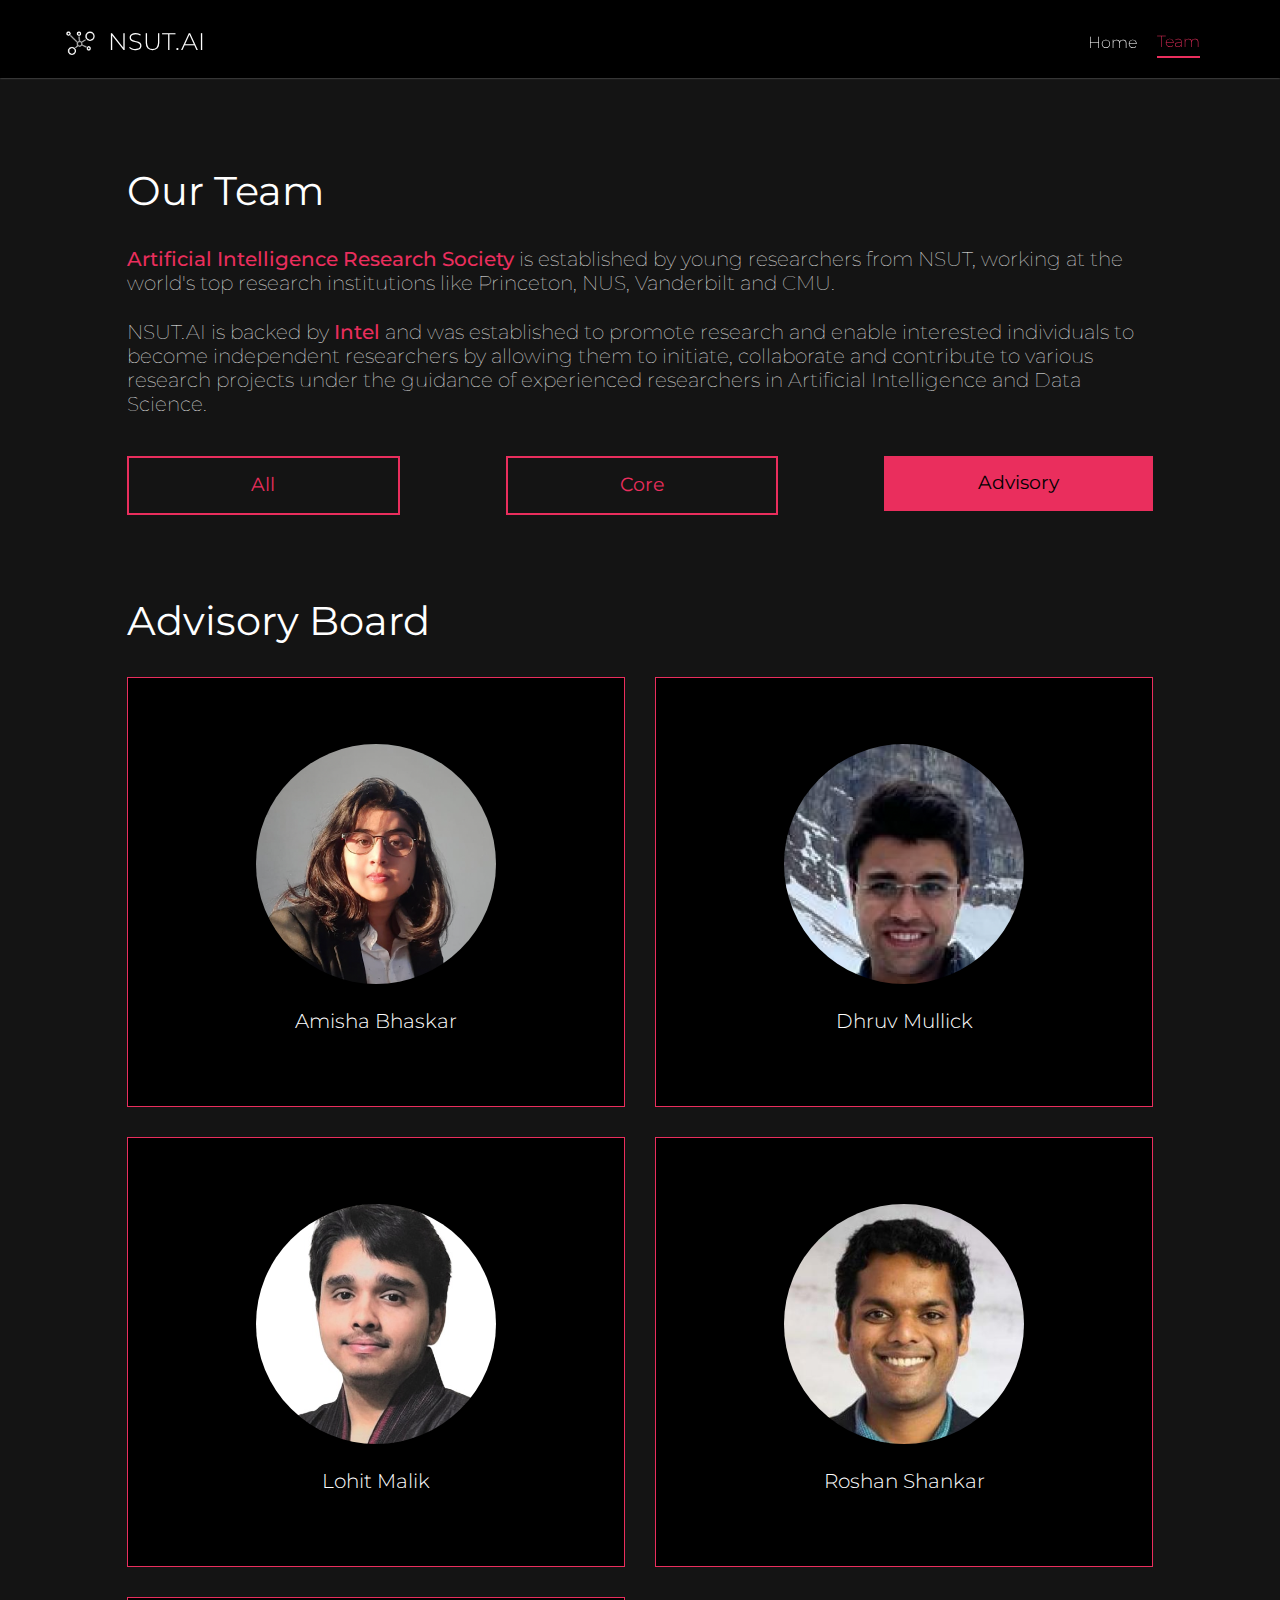
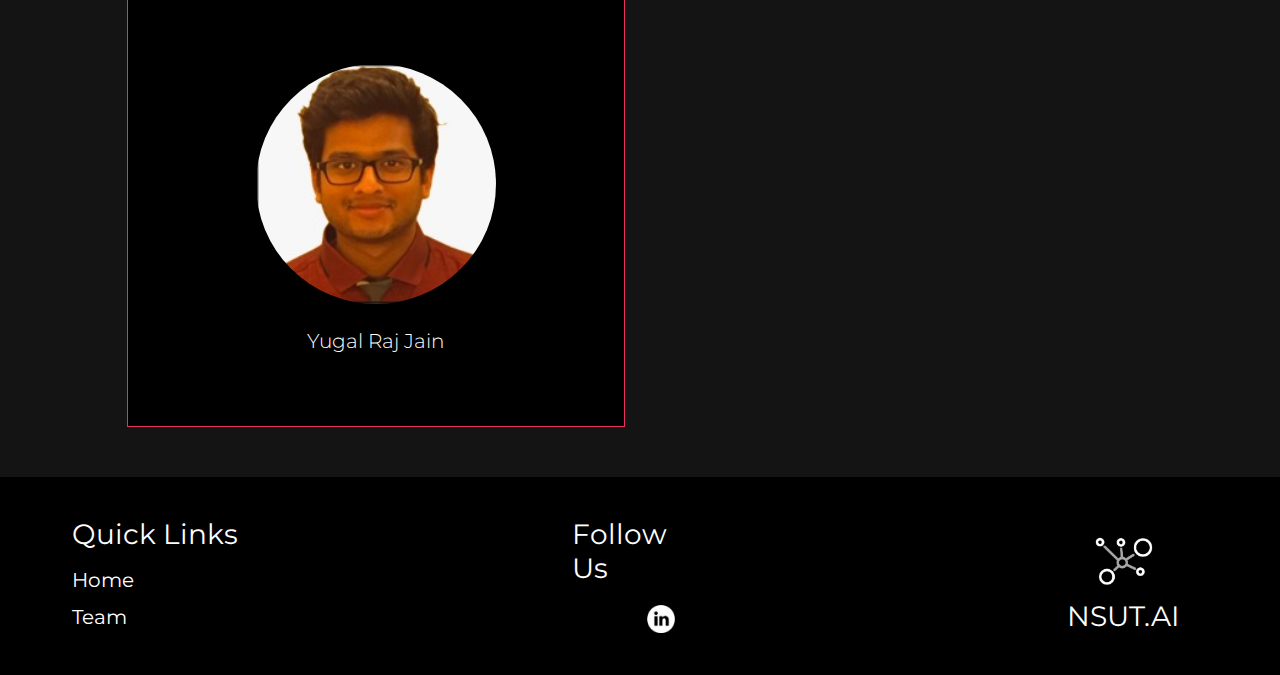
<file: Advisory.html>
<!DOCTYPE html>
<html lang="en">
<head>
    <meta charset="UTF-8">
    <meta name="viewport" content="width=device-width, initial-scale=1.0">
    <title>NSUT.AI-Team</title>
    <link rel="stylesheet" href="advisory.css">
    <link rel="preconnect" href="https://fonts.googleapis.com">
    <link rel="preconnect" href="https://fonts.gstatic.com" crossorigin>
    <link href="https://fonts.googleapis.com/css2?family=Montserrat:wght@100;200;300;400;500;600&display=swap" rel="stylesheet">
</head>
<body>
    <div class="nav-bar">
        <div class="left">
            <div class="airg-logo"></div>
            <div class="airg-newname">NSUT.AI</div>
        </div>
        <div class="right">
            <a class="Home-button" href="index.html">Home</a>
            <a class="Team-button" href="#" >Team</a>
        </div>
    </div>
    <div id="Our-Team">
        <div class="padding"></div>
        <div class="main">
            <div class="content">
                <div class="heading">Our Team</div>
                <p class="Our-Team-content1"><span class="red">Artificial Intelligence Research Society</span> is established by young researchers from NSUT, working at the world's top research institutions like<span class="bold"> Princeton, NUS, Vanderbilt </span>and<span class="bold"> CMU.</span></p>
                <p class="Our-Team-content2">NSUT.AI is backed by <span class="red">Intel</span> and was established to promote research and enable interested individuals to become independent researchers by allowing them to initiate, collaborate and contribute to various research projects under the guidance of experienced researchers in Artificial Intelligence and Data Science.</p>
            </div>
        </div>
    </div>
    <div class="buttons">
        <a href="Team.html#core" class="button1">All</a>
        <a href="Core.html#core" class="button2">Core</a>
        <a href="#" class="button3">Advisory</a>
    </div>
    <div id="Advisory">
        <div id="Advisory-Board">Advisory Board</div>
        <div id="Advisory-grid">
            <div class="MainBox">
                <div class="Box">
                    <div class="Mem1"></div>
                    <div class="name">Amisha Bhaskar</div>
                </div>
                <div class="Box-overlay">
                    <div class="Achievements">PhD at University of Maryland, College Park, Data Scientist @OYO.</div>
                    <div class="Social">
                        <a href="https://www.linkedin.com/in/amisha-bhaskar-401741159/" target="_blank" rel="noreferrer" class="Linked-in"></a>
                        <a href="https://www.linkedin.com/company/nsut-ai/" target="_blank" rel="noreferrer" class="github"></a>
                    </div>
                </div>
            </div>
            <div class="MainBox">
                <div class="Box">
                    <div class="Mem2"></div>
                    <div class="name">Dhruv Mullick</div>
                </div>
                <div class="Box-overlay">
                    <div class="Achievements">MS, Computer Science at University of Alberta, Ex - Amazon, Alberta Machine Learning Institute (AMII).</div>
                    <div class="Social">
                        <a href="https://www.linkedin.com/in/dhruvmullick/" target="_blank" rel="noreferrer" class="Linked-in"></a>
                        <a href="https://www.linkedin.com/company/nsut-ai/" target="_blank" rel="noreferrer" class="github"></a>
                    </div>
                </div>
            </div>
            <div class="MainBox">
                <div class="Box">
                    <div class="Mem3"></div>
                    <div class="name">Lohit Malik</div>
                </div>
                <div class="Box-overlay">
                    <div class="Achievements">PhD at Princeton University, Ex - Research at IITD, Universite de Lorraine.</div>
                    <div class="Social">
                        <a href="https://www.linkedin.com/in/lohit-malik-5781lv/" target="_blank" rel="noreferrer" class="Linked-in"></a>
                        <a href="https://www.linkedin.com/company/nsut-ai/" target="_blank" rel="noreferrer" class="github"></a>
                    </div>
                </div>
            </div>
            <div class="MainBox">
                <div class="Box">
                    <div class="Mem4"></div>
                    <div class="name">Roshan Shankar</div>
                </div>
                <div class="Box-overlay">
                    <div class="Achievements">PhD Candidate at Princeton, MS &amp; MPA from Stanford, NSIT Batch of 2011.</div>
                    <div class="Social">
                        <a href="https://www.linkedin.com/in/roshanshankar/" target="_blank" rel="noreferrer" class="Linked-in"></a>
                        <a href="https://www.linkedin.com/company/nsut-ai/" target="_blank" rel="noreferrer" class="github"></a>
                    </div>
                </div>
            </div>
            <div class="MainBox">
                <div class="Box">
                    <div class="Mem5"></div>
                    <div class="name">Yugal Raj Jain</div>
                </div>
                <div class="Box-overlay">
                    <div class="Achievements">MEngg from MIT, Ex-Tesla, NSIT Batch of 2015.</div>
                    <div class="Social">
                        <a href="https://www.linkedin.com/in/yugalrajjain/" target="_blank" rel="noreferrer" class="Linked-in"></a>
                        <a href="https://www.linkedin.com/company/nsut-ai/" target="_blank" rel="noreferrer" class="github"></a>
                    </div>
                </div>
            </div>
        </div>
    </div>
    <div class="footer">
        <div class="Quick-Links">
            <div class="QuickLinks">Quick Links</div>
            <div class="Home"><a href="index.html">Home</a></div>
            <div class="Team"><a href="#" >Team</a></div>
        </div>
        <div class="Socials">
            <div class="Follow-Us">Follow Us</div>
            <div class="media-button">
                <a href="https://www.instagram.com/nsut.ai/" target="_blank" class="insta-button"></a>
                <a href="https://www.linkedin.com/company/nsut-ai/" target="_blank" class="linkedin-button"></a>
            </div>
        </div>
        <div class="identity">
            <a class="soc-logo" href="#"></a>
            <a class="soc-name" href="#">NSUT.AI</a>
        </div>
    </div>
</body>
</html>
</file>
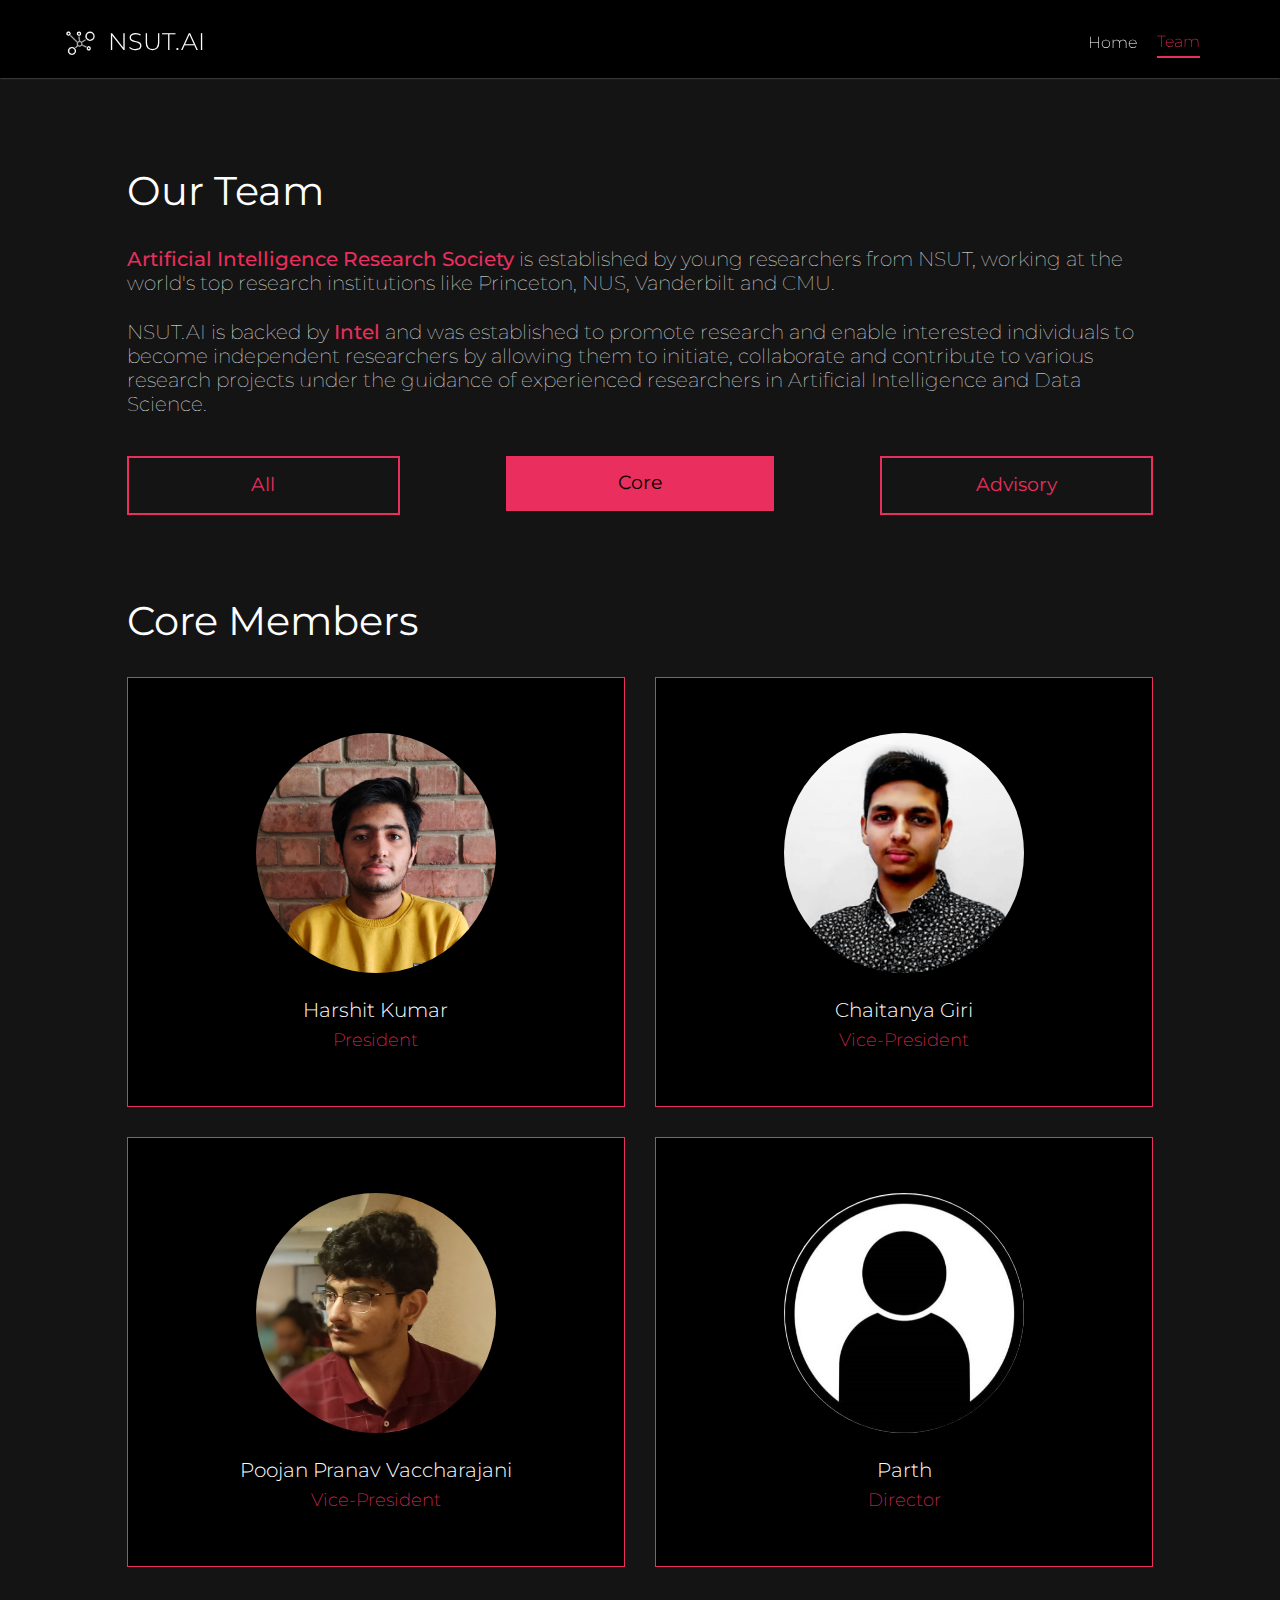
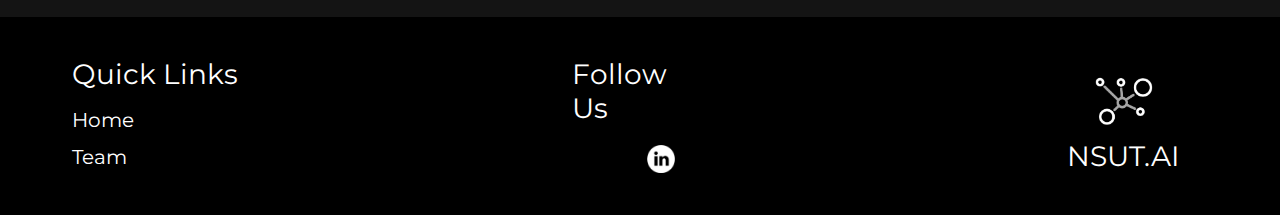
<file: Core.html>
<!DOCTYPE html>
<html lang="en">
<head>
    <meta charset="UTF-8">
    <meta name="viewport" content="width=device-width, initial-scale=1.0">
    <title>NSUT.AI-Team</title>
    <link rel="stylesheet" href="core.css">
    <link rel="preconnect" href="https://fonts.googleapis.com">
    <link rel="preconnect" href="https://fonts.gstatic.com" crossorigin>
    <link href="https://fonts.googleapis.com/css2?family=Montserrat:wght@100;200;300;400;500;600&display=swap" rel="stylesheet">
</head>
<body>
    <div class="nav-bar">
        <div class="left">
            <div class="airg-logo"></div>
            <div class="airg-newname">NSUT.AI</div>
        </div>
        <div class="right">
            <a class="Home-button" href="index.html">Home</a>
            <a class="Team-button" href="#" >Team</a>
        </div>
    </div>
    <div id="Our-Team">
        <div class="padding"></div>
        <div class="main">
            <div class="content">
                <div class="heading">Our Team</div>
                <p class="Our-Team-content1"><span class="red">Artificial Intelligence Research Society</span> is established by young researchers from NSUT, working at the world's top research institutions like<span class="bold"> Princeton, NUS, Vanderbilt </span>and<span class="bold"> CMU.</span></p>
                <p class="Our-Team-content2">NSUT.AI is backed by <span class="red">Intel</span> and was established to promote research and enable interested individuals to become independent researchers by allowing them to initiate, collaborate and contribute to various research projects under the guidance of experienced researchers in Artificial Intelligence and Data Science.</p>
            </div>
        </div>
    </div>
    <div class="buttons">
        <a href="Team.html#core" class="button1">All</a>
        <a href="#" class="button2">Core</a>
        <a href="Advisory.html#Advisory" class="button3">Advisory</a>
    </div>
    <div id="core">
        <div id="coremembers">Core Members</div>
        <div id="coregrid">
            <div class="MainBox">
                <div class="Box">
                    <div class="prezi-image"></div>
                    <div class="name">Harshit Kumar</div>
                    <div class="position">President</div>
                </div>
                <div class="Box-overlay">
                    <div class="Achievements">Research paper (STCAI), NLP, CV, DL, ML</div>
                    <div class="Social">
                        <a href="https://www.linkedin.com/in/harshit-kumar-/" target="_blank" rel="noreferrer" class="Linked-in"></a>
                        <a href="https://www.linkedin.com/company/artificial-intelligence-research-group-nsut/mycompany/" target="_blank" rel="noreferrer" class="github"></a>
                    </div>
                </div>
            </div>  
            <div class="MainBox">
                <div class="Box">
                    <div class="vice-prez1-image"></div>
                    <div class="name">Chaitanya Giri</div>
                    <div class="position">Vice-President</div>
                </div>
                <div class="Box-overlay">
                    <div class="Achievements">Full Stack Developer, DL, NLP, CV, LSTM.</div>
                    <div class="Social">
                        <a href="https://www.linkedin.com/in/chaitanya-giri/" target="_blank" rel="noreferrer" class="Linked-in"></a>
                        <a href="https://github.com/Chaitanya134" target="_blank" rel="noreferrer" class="github"></a>
                    </div>
                </div>
            </div>
            <div class="MainBox">
                <div class="Box">
                    <div class="vice-prez2-image"></div>
                    <div class="name">Poojan Pranav Vaccharajani</div>
                    <div class="position">Vice-President</div>
                </div>
                <div class="Box-overlay">
                    <div class="Achievements">Data Scientist and Python Developer @Topcoder, NLP/RNN/LSTM, Social Network Analysis, Spatial Analysis</div>
                    <div class="Social">
                        <a href="https://www.linkedin.com/in/poojan-vachharajani/" target="_blank" rel="noreferrer" class="Linked-in"></a>
                        <a href="https://github.com/pj-mathematician" target="_blank" rel="noreferrer" class="github"></a>
                    </div>
                </div>
            </div>
            <div class="MainBox">
                <div class="Box">
                    <div class="director-image"></div>
                    <div class="name">Parth</div>
                    <div class="position">Director</div>
                </div>
                <div class="Box-overlay">
                    <div class="Achievements">Director</div>
                    <div class="Social">
                        <a href="https://www.linkedin.com/company/nsut-ai/" target="_blank" rel="noreferrer" class="Linked-in"></a>
                        <a href="https://www.linkedin.com/company/nsut-ai/" target="_blank" rel="noreferrer" class="github"></a>
                    </div>
                </div>
            </div>
        </div>
    </div>
    <div class="footer">
        <div class="Quick-Links">
            <div class="QuickLinks">Quick Links</div>
            <div class="Home"><a href="index.html" >Home</a></div>
            <div class="Team"><a href="#" >Team</a></div>
        </div>
        <div class="Socials">
            <div class="Follow-Us">Follow Us</div>
            <div class="media-button">
                <a href="https://www.instagram.com/nsut.ai/" target="_blank" class="insta-button"></a>
                <a href="https://www.linkedin.com/company/nsut-ai/" target="_blank" class="linkedin-button"></a>
            </div>
        </div>
        <div class="identity">
            <a class="soc-logo" href="#"></a>
            <a class="soc-name" href="#">NSUT.AI</a>
        </div>
    </div>
</body>
</html>
</file>
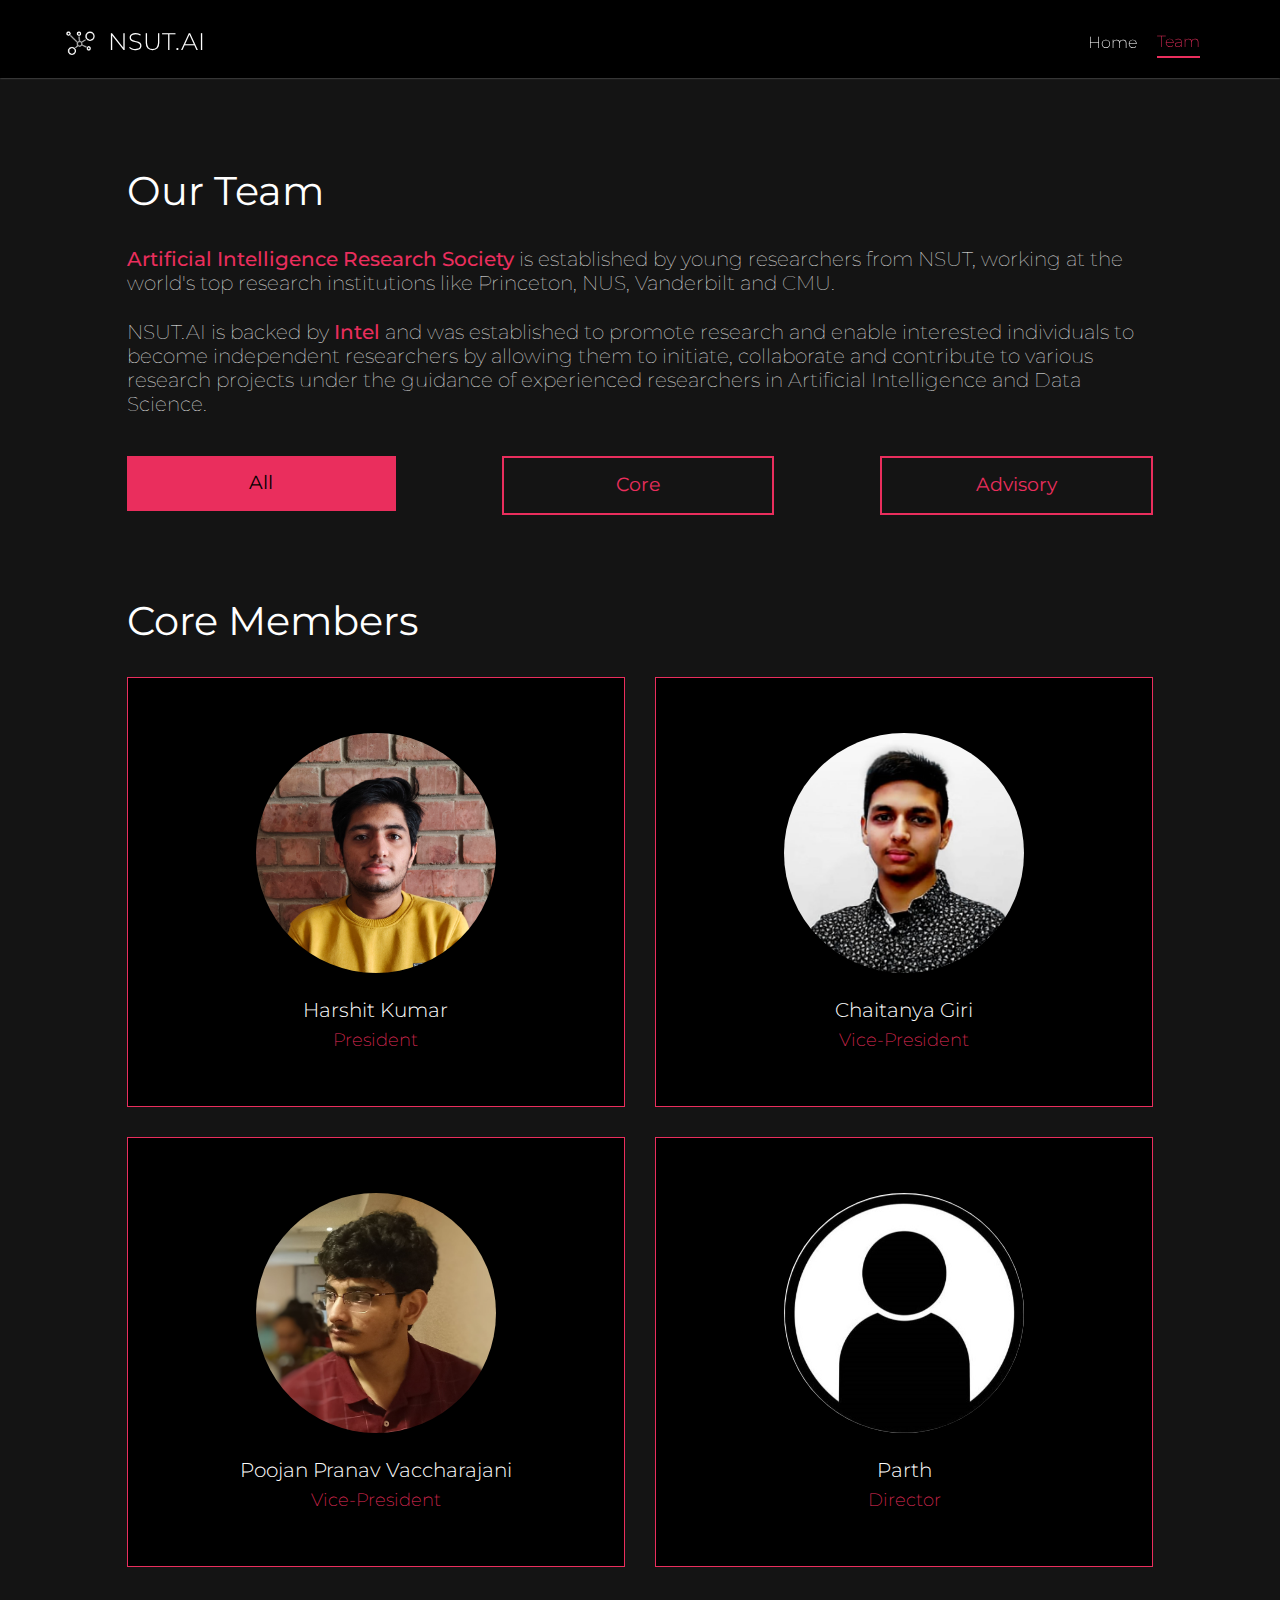
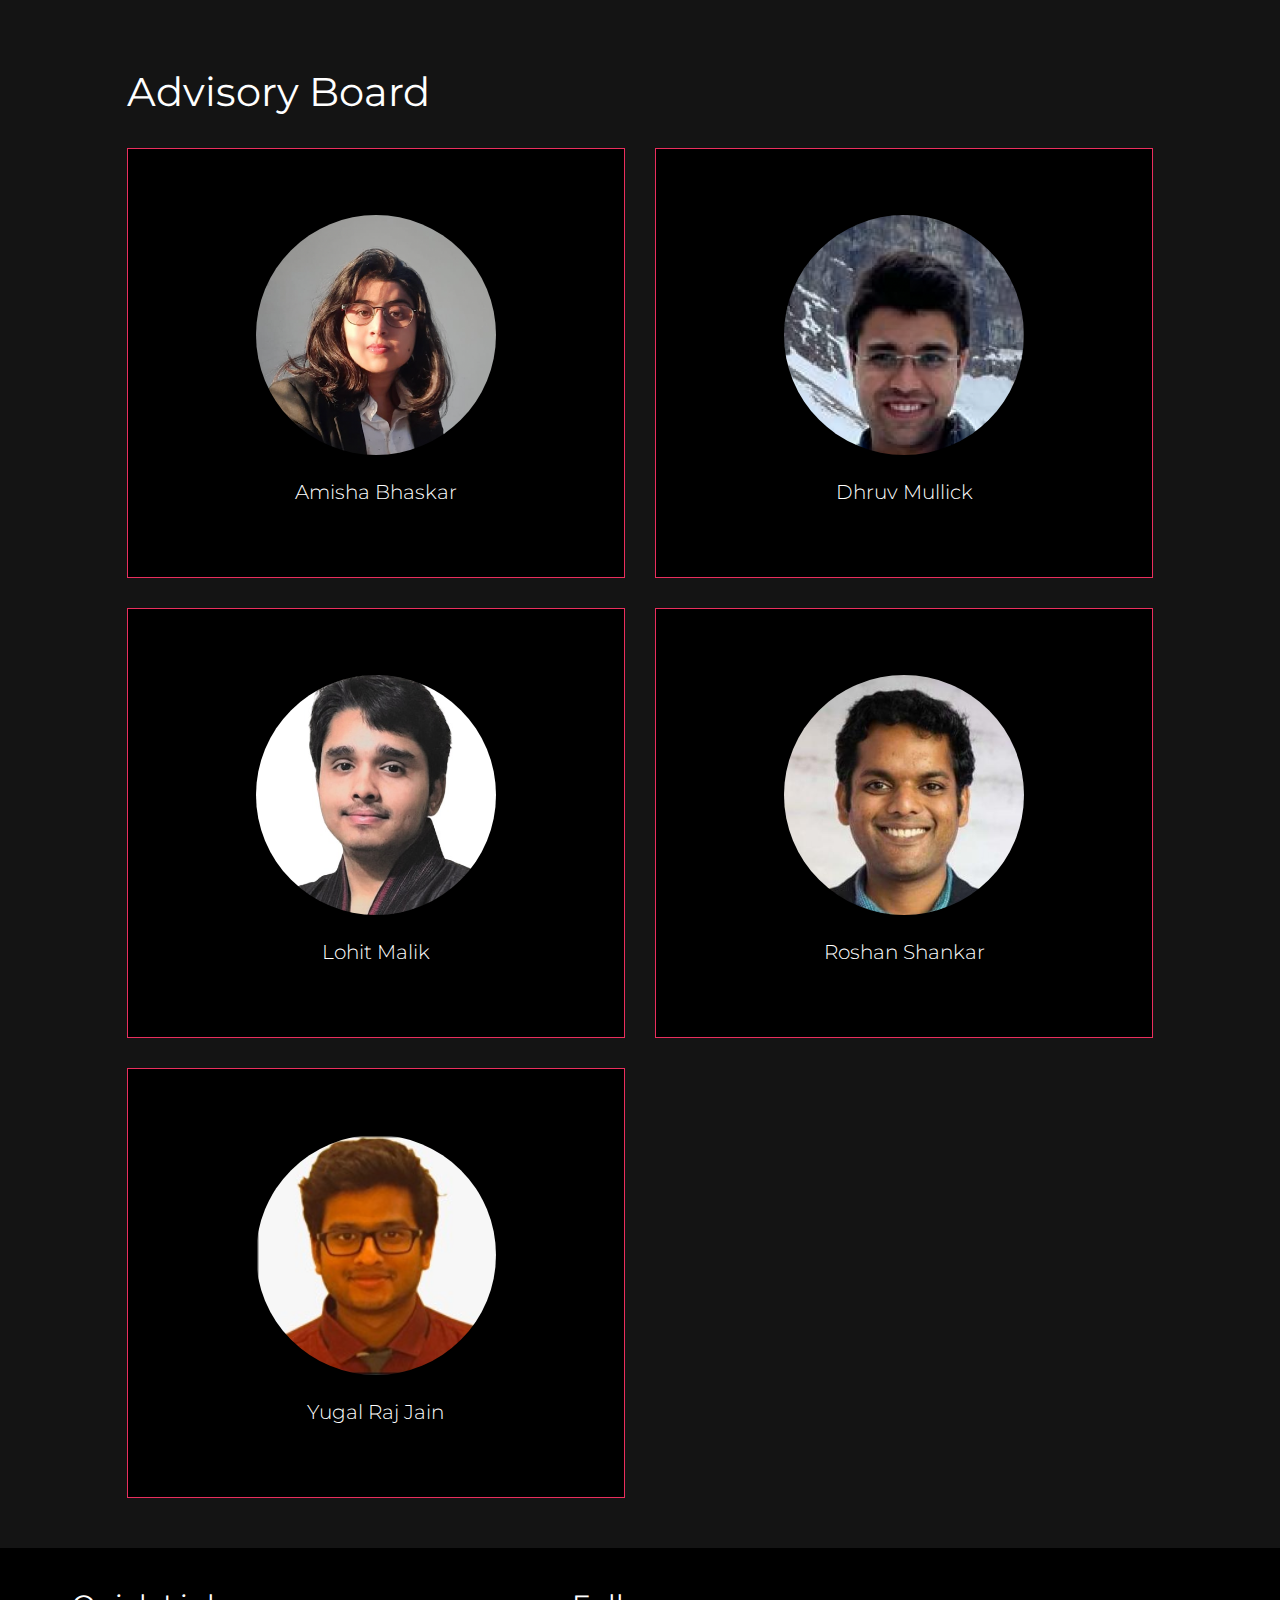
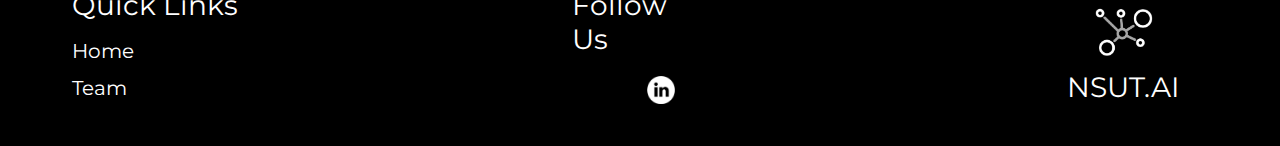
<file: Team.html>
<!DOCTYPE html>
<html lang="en">
<head>
    <meta charset="UTF-8">
    <meta name="viewport" content="width=device-width, initial-scale=1.0">
    <title>NSUT.AI-Team</title>
    <link rel="stylesheet" href="team.css">
    <link rel="preconnect" href="https://fonts.googleapis.com">
    <link rel="preconnect" href="https://fonts.gstatic.com" crossorigin>
    <link href="https://fonts.googleapis.com/css2?family=Montserrat:wght@100;200;300;400;500;600&display=swap" rel="stylesheet">
</head>
<body>
    <div class="nav-bar">
        <div class="left">
            <div class="airg-logo"></div>
            <div class="airg-newname">NSUT.AI</div>
        </div>
        <div class="right">
            <a class="Home-button" href="index.html">Home</a>
            <a class="Team-button" href="#">Team</a>
        </div>
    </div>
    <div id="Our-Team">
        <div class="heading">Our Team</div>
        <p class="Our-Team-content1"><span class="red">Artificial Intelligence Research Society</span> is established by young researchers from NSUT, working at the world's top research institutions like<span class="bold"> Princeton, NUS, Vanderbilt </span>and<span class="bold"> CMU.</span></p>
        <p class="Our-Team-content2">NSUT.AI is backed by <span class="red">Intel</span> and was established to promote research and enable interested individuals to become independent researchers by allowing them to initiate, collaborate and contribute to various research projects under the guidance of experienced researchers in Artificial Intelligence and Data Science.</p>
    </div>
    <div class="buttons">
        <a href="#core" class="button1">All</a>
        <a href="Core.html#core" class="button2">Core</a>
        <a href="Advisory.html#Advisory" class="button3">Advisory</a>
    </div>
    <div id="core">
        <div id="coremembers">Core Members</div>
        <div id="coregrid">
            <div class="MainBox">
                <div class="Box">
                    <div class="prezi-image"></div>
                    <div class="name">Harshit Kumar</div>
                    <div class="position">President</div>
                </div>
                <div class="Box-overlay">
                    <div class="Achievements">Research paper (STCAI), NLP, CV, DL, ML</div>
                    <div class="Social">
                        <a href="https://www.linkedin.com/in/harshit-kumar-/" target="_blank" rel="noreferrer" class="Linked-in"></a>
                        <a href="https://www.linkedin.com/company/artificial-intelligence-research-group-nsut/mycompany/" target="_blank" rel="noreferrer" class="github"></a>
                    </div>
                </div>
            </div>  
            <div class="MainBox">
                <div class="Box">
                    <div class="vice-prez1-image"></div>
                    <div class="name">Chaitanya Giri</div>
                    <div class="position">Vice-President</div>
                </div>
                <div class="Box-overlay">
                    <div class="Achievements">Full Stack Developer, DL, NLP, CV, LSTM.</div>
                    <div class="Social">
                        <a href="https://www.linkedin.com/in/chaitanya-giri/" target="_blank" rel="noreferrer" class="Linked-in"></a>
                        <a href="https://github.com/Chaitanya134" target="_blank" rel="noreferrer" class="github"></a>
                    </div>
                </div>
            </div>
            <div class="MainBox">
                <div class="Box">
                    <div class="vice-prez2-image"></div>
                    <div class="name">Poojan Pranav Vaccharajani</div>
                    <div class="position">Vice-President</div>
                </div>
                <div class="Box-overlay">
                    <div class="Achievements">Data Scientist and Python Developer @Topcoder, NLP/RNN/LSTM, Social Network Analysis, Spatial Analysis</div>
                    <div class="Social">
                        <a href="https://www.linkedin.com/in/poojan-vachharajani/" target="_blank" rel="noreferrer" class="Linked-in"></a>
                        <a href="https://github.com/pj-mathematician" target="_blank" rel="noreferrer" class="github"></a>
                    </div>
                </div>
            </div>
            <div class="MainBox">
                <div class="Box">
                    <div class="director-image"></div>
                    <div class="name">Parth</div>
                    <div class="position">Director</div>
                </div>
                <div class="Box-overlay">
                    <div class="Achievements">Data Scientist and Python Developer @Topcoder, NLP/RNN/LSTM, Social Network Analysis, Spatial Analysis</div>
                    <div class="Social">
                        <a href="https://www.linkedin.com/in/poojan-vachharajani/" target="_blank" rel="noreferrer" class="Linked-in"></a>
                        <a href="https://github.com/pj-mathematician" target="_blank" rel="noreferrer" class="github"></a>
                    </div>
                </div>
            </div>
        </div>
    </div>
    <div id="Advisory">
        <div id="Advisory-Board">Advisory Board</div>
        <div id="Advisory-grid">
            <div class="MainBox">
                <div class="Box">
                    <div class="Mem1"></div>
                    <div class="name">Amisha Bhaskar</div>
                </div>
                <div class="Box-overlay">
                    <div class="Achievements">PhD at University of Maryland, College Park, Data Scientist @OYO.</div>
                    <div class="Social">
                        <a href="https://www.linkedin.com/in/amisha-bhaskar-401741159/" target="_blank" rel="noreferrer" class="Linked-in"></a>
                        <a href="https://www.linkedin.com/company/nsut-ai/" target="_blank" rel="noreferrer" class="github"></a>
                    </div>
                </div>
            </div>
            <div class="MainBox">
                <div class="Box">
                    <div class="Mem2"></div>
                    <div class="name">Dhruv Mullick</div>
                </div>
                <div class="Box-overlay">
                    <div class="Achievements">MS, Computer Science at University of Alberta, Ex - Amazon, Alberta Machine Learning Institute (AMII).</div>
                    <div class="Social">
                        <a href="https://www.linkedin.com/in/dhruvmullick/" target="_blank" rel="noreferrer" class="Linked-in"></a>
                        <a href="https://www.linkedin.com/company/nsut-ai/" target="_blank" rel="noreferrer" class="github"></a>
                    </div>
                </div>
            </div>
            <div class="MainBox">
                <div class="Box">
                    <div class="Mem3"></div>
                    <div class="name">Lohit Malik</div>
                </div>
                <div class="Box-overlay">
                    <div class="Achievements">PhD at Princeton University, Ex - Research at IITD, Universite de Lorraine.</div>
                    <div class="Social">
                        <a href="https://www.linkedin.com/in/lohit-malik-5781lv/" target="_blank" rel="noreferrer" class="Linked-in"></a>
                        <a href="https://www.linkedin.com/company/nsut-ai/" target="_blank" rel="noreferrer" class="github"></a>
                    </div>
                </div>
            </div>
            <div class="MainBox">
                <div class="Box">
                    <div class="Mem4"></div>
                    <div class="name">Roshan Shankar</div>
                </div>
                <div class="Box-overlay">
                    <div class="Achievements">PhD Candidate at Princeton, MS &amp; MPA from Stanford, NSIT Batch of 2011.</div>
                    <div class="Social">
                        <a href="https://www.linkedin.com/in/roshanshankar/" target="_blank" rel="noreferrer" class="Linked-in"></a>
                        <a href="https://www.linkedin.com/company/nsut-ai/" target="_blank" rel="noreferrer" class="github"></a>
                    </div>
                </div>
            </div>
            <div class="MainBox">
                <div class="Box">
                    <div class="Mem5"></div>
                    <div class="name">Yugal Raj Jain</div>
                </div>
                <div class="Box-overlay">
                    <div class="Achievements">MEngg from MIT, Ex-Tesla, NSIT Batch of 2015.</div>
                    <div class="Social">
                        <a href="https://www.linkedin.com/in/yugalrajjain/" target="_blank" rel="noreferrer" class="Linked-in"></a>
                        <a href="https://www.linkedin.com/company/nsut-ai/" target="_blank" rel="noreferrer" class="github"></a>
                    </div>
                </div>
            </div>
        </div>
    </div>
    <div class="footer">
        <div class="Quick-Links">
            <div class="QuickLinks">Quick Links</div>
            <div class="Home"><a href="index.html">Home</a></div>
            <div class="Team"><a href="#" >Team</a></div>
        </div>
        <div class="Socials">
            <div class="Follow-Us">Follow Us</div>
            <div class="media-button">
                <a href="https://www.instagram.com/nsut.ai/" target="_blank" class="insta-button"></a>
                <a href="https://www.linkedin.com/company/nsut-ai/" target="_blank" class="linkedin-button"></a>
            </div>
        </div>
        <div class="identity">
            <a class="soc-logo" href="#"></a>
            <a class="soc-name" href="#">NSUT.AI</a>
        </div>
    </div>
</body>
</html>
</file>
<file: advisory.css>
*{
    margin: 0px;
    padding: 0px;
    scroll-behavior: smooth;
    font-family:'Montserrat', sans-serif;
}

.nav-bar{
    box-sizing: border-box;
    height: (58px/2068.5px)*100%;
    width: 100%;
    display: flex;
    align-items: center;
    justify-content: space-between;
    padding-left: 60px;
    padding-top: 12px;
    padding-right: 60px;
    background-color: black;
    color: white;
    position: fixed;
    top: 0;
    z-index: 10000;
    box-shadow: 0px 0px 2px gray;

}

.left, .right{
    display: flex;
    align-items: center;
    justify-content: center;
}

.airg-logo{
    width: 40px;
    height: 40px;
    background-image: url("misc_images/NSUTAI-Logo.jpg");
    background-size: contain;
    background-repeat: no-repeat;
    padding-top: 7px;

}
.airg-newname{
    font-family: 'Montserrat', sans-serif;
    font-weight: 300;
    font-size: 1.5rem;
    text-align: center;
    padding-bottom: 7px;
    padding-left: 8px;
}


.Home-button{
    text-decoration: none;
    color: white;
    padding-bottom: 5px;
    font-family: inherit;
    font-size: 16px;
    font-weight: 200;
}

.Home-button:hover{
    color: #EA2E5D;
    border-bottom: 2px solid #EA2E5D;
    transition: smooth;
}


.Team-button{
    text-decoration: none;
    border-bottom: 2px solid #EA2E5D;
    color: #EA2E5D;
    padding-bottom: 5px;
    margin: 20px;
    color: #EA2E5D;
    font-family: inherit;
    font-size: 16px;
    font-weight: 200;

}


#Our-Team{
    height: 270px;
    display: flex;
    flex-direction: column;
    background-color: rgb(20, 20, 20);
    color: white;
    padding: 166px 9.9vw 20px 9.9vw;
}

.heading{
    font-family:"Montserrat", sans-serif ;
    font-size: 40px;
    padding-bottom: 32px;
}

.Our-Team-content1, .Our-Team-content2{
    font-family: "Montserrat", sans-serif;
    font-size: 20px;
    font-weight: lighter;
    letter-spacing: normal;
}


.Our-Team-content1{
    padding-bottom: 25px;
}

.red{
    color: #ea2e5d;
    font-weight: 500;
}

.bold{
    font-weight: 100;
}

.buttons{
    box-sizing: border-box;
    height: 90px;
    width: 100%;
    padding-left: 9.9vw;
    padding-right: 9.9vw;
    display: flex;
    justify-content: space-between;
    background-color: rgb(20, 20, 20);
    margin: 0;
}

.button3{
    width: 21vw;
    height: 40px;
    font-size: 19px;
    font-weight: 400;
    font-family: "Montserrat", sans-serif;
    text-decoration: none;
    text-align: center;
    padding-top: 15px;
    color: black;
    background-color: #ea2e5d;
}



.button2, .button1{
    width: 21vw;
    height: 40px;
    border: 2px solid #ea2e5d;
    font-size: 19px;
    font-weight: 400;
    font-family: "Montserrat", sans-serif;
    text-decoration: none;
    text-align: center;
    padding-top: 15px;
    color: #ea2e5d;
}

.button2:hover,.button1:hover{
    background-color: #ea2e5d;
    color: black;
}

#Advisory{
    padding: 50px 9.9vw;
    background-color: rgb(20, 20, 20);
    color: white;
}

#Advisory-Board{
    font-size: 40px;
    font-weight: 400;
    padding-bottom: 32px;
}

#Advisory-grid{
    display: grid;
    grid-template-columns: repeat(auto-fill,minmax(350px,1fr));
    grid-gap: 30px;
    gap: 30px;
}


.MainBox {
    position: relative;
    box-sizing: border-box;
    width: 100%;
    height: 430px;
    padding: 30px; /* Or any size you prefer */
}


.Box{
    box-sizing: border-box;
    width: 100%;
    height: 430px;
    display: flex;
    flex-direction: column;
    justify-content: center;
    border: 1px solid #ea2e5d;
    padding: 30px;
}

.Box-overlay{
    box-sizing: border-box;
    width: 100%;
    height: 430px;
    display: flex;
    flex-direction: column;
    justify-content: space-between;
    background-color:  #ea2e5d;
    border: #ea2e5d 2px;
    padding: 30px;
}


.Box-overlay, .Box {
    position: absolute;
    top: 0;
    left: 0;
    transition: opacity 0.3s;  /* Smooth transition */
}

.Box {
    background-color: black;  /* Some background for visibility */
}

.Box-overlay {
    opacity: 0;
    background-color: #ea2e5d;   /* Some background for visibility */
    color: white;
}

.MainBox:hover .Box {
    opacity: 0.3;  /* Make original div slightly visible on hover */
}

.MainBox:hover .Box-overlay {
    opacity: 0.95;
}

.name{
    padding-top: 25px;
    padding-bottom: 7px;
    font-family: 'Montserrat', sans-serif;
    font-weight: 300;
    font-size: 20px;
    text-align: center;
}

.position{
    font-family: 'Montserrat', sans-serif;
    font-weight: 200;
    font-size: 18px;
    text-align: center;
    color: #ea2e5d;
}

.Achievements{
    font-family: inherit;
    font-size: 20px;
    font-weight: 300;
    color: white;
    text-align: center;
}

.Social{
    height: 50px;
    display: flex;
    text-align: center;
    justify-content: center;
}

.Linked-in{
    background-image: url("misc_images/linkedin-icon-png-transparent-background-8-300x300.png");
    height: 36px;
    width: 36px;
    background-repeat: no-repeat;
    background-size: contain;
    color: black;
    padding-right: 10px;
}

.github{
    background-image: url("misc_images/Github-logo.png");
    height: 35px;
    width: 35px;
    background-repeat: no-repeat;
    background-size: contain;
    padding-left: 10px;
}


.Mem1{
    background-image: url("members/Amisha\ Bhaskar.png");
    background-size: cover;
    background-repeat: no-repeat;
    border-radius: 100%;
    height: 240px;
    width: 240px;
    display: block;
    margin-left: auto;
    margin-right: auto;
}

.Mem2{
    background-image: url("members/Dhruv\ Mallick.png");
    background-size: cover;
    background-repeat: no-repeat;
    border-radius: 100%;
    height: 240px;
    width: 240px;
    display: block;
    margin-left: auto;
    margin-right: auto;
}
.Mem3{
    background-image: url("members/Lohit\ Malik.jpg");
    background-size: cover;
    background-repeat: no-repeat;
    border-radius: 100%;
    height: 240px;
    width: 240px;
    display: block;
    margin-left: auto;
    margin-right: auto;
}
.Mem4{
    background-image: url("members/Roshan\ Shankar.jpg");
    background-size: cover;
    background-repeat: no-repeat;
    border-radius: 100%;
    height: 240px;
    width: 240px;
    display: block;
    margin-left: auto;
    margin-right: auto;
}
.Mem5{
    background-image: url("members/Yugal\ Raj\ Jain.jpg");
    background-size: cover;
    background-repeat: no-repeat;
    border-radius: 100%;
    height: 240px;
    width: 240px;
    display: block;
    margin-left: auto;
    margin-right: auto;
}



.footer{
    background-color: black;
    height: 17%;
    width: 100%;
    box-sizing: border-box;
    color: white;
    display: flex;
    flex-direction: row;
    justify-content: space-between;
    padding: 40px 72px 40px 72px;
}

.Quick-Links{
    width: 170px;
    height: 118px;
}

.QuickLinks{
    font: 28px "Montserrat", sans-serif;
    margin-bottom: 10px;
}

.Home, .Team{
    width: 165px;
    height: 30px;
    padding-top: 7px;
    font: 20px "Montserrat", sans-serif;
    text-decoration: none;
    color: white;
}

a{
    color: white;
    text-decoration: none;
}
.Socials{
    width: 137px;
    height: 118px;
}

.Follow-Us{
    font: 28px "Montserrat", sans-serif;
}

.identity{
    width: 170px;
    height: 118px;
    display: flex;
    flex-direction: column;
    justify-content: center;
    text-align: center;
}

.soc-name{
    font: 28px "Montserrat", sans-serif;
    color: white;
    border-bottom: 0px;
    text-decoration: none;
}

.soc-logo{
    background-image: url("misc_images/NSUTAI-Logo.jpg");
    background-size: contain;
    background-repeat: no-repeat;
    width: 80px;
    height: 80px;
    margin-left: 45px;
}

.insta-button{
    background-image: url("https://www.freepnglogos.com/uploads/logo-ig-png/logo-ig-lighting-and-furniture-design-studio-aqua-creations-32.png");
    background-size: contain;
    background-repeat: no-repeat;
    width: 28px;
    height: 28px;
    padding-right: 20px;
}

.media-button{
    display: flex;
    justify-content: center;
    padding-top: 20px;
}

.linkedin-button{
    background-image: url("misc_images/linkedin-icon-png-transparent-background-8-300x300.png");
    background-size: contain;
    background-repeat: no-repeat;
    width: 28px;
    height: 28px;
    padding-left: 7px;
}
</file>
<file: core.css>
*{
    margin: 0px;
    padding: 0px;
    scroll-behavior: smooth;
    font-family:'Montserrat', sans-serif;
}

.nav-bar{
    box-sizing: border-box;
    height: (58px/2068.5px)*100%;
    width: 100%;
    display: flex;
    align-items: center;
    justify-content: space-between;
    padding-left: 60px;
    padding-top: 12px;
    padding-right: 60px;
    background-color: black;
    color: white;
    position: fixed;
    top: 0;
    z-index: 10000;
    box-shadow: 0px 0px 2px gray;

}

.left, .right{
    display: flex;
    align-items: center;
    justify-content: center;
}

.airg-logo{
    width: 40px;
    height: 40px;
    background-image: url("misc_images/NSUTAI-Logo.jpg");
    background-size: contain;
    background-repeat: no-repeat;
    padding-top: 7px;

}
.airg-newname{
    font-family: 'Montserrat', sans-serif;
    font-weight: 300;
    font-size: 1.5rem;
    text-align: center;
    padding-bottom: 7px;
    padding-left: 8px;
}


.Home-button{
    text-decoration: none;
    color: white;
    padding-bottom: 5px;
    font-family: inherit;
    font-size: 16px;
    font-weight: 200;
}

.Home-button:hover{
    color: #EA2E5D;
    border-bottom: 2px solid #EA2E5D;
    transition: smooth;
}


.Team-button{
    text-decoration: none;
    border-bottom: 2px solid #EA2E5D;
    color: #EA2E5D;
    padding-bottom: 5px;
    margin: 20px;
    color: #EA2E5D;
    font-family: inherit;
    font-size: 16px;
    font-weight: 200;

}


#Our-Team{
    height: 270px;
    display: flex;
    flex-direction: column;
    background-color: rgb(20, 20, 20);
    color: white;
    padding: 166px 9.9vw 20px 9.9vw;
}

.heading{
    font-family:"Montserrat", sans-serif ;
    font-size: 40px;
    padding-bottom: 32px;
}

.Our-Team-content1, .Our-Team-content2{
    font-family: "Montserrat", sans-serif;
    font-size: 20px;
    font-weight: lighter;
    letter-spacing: normal;
}


.Our-Team-content1{
    padding-bottom: 25px;
}

.red{
    color: #ea2e5d;
    font-weight: 500;
}

.bold{
    font-weight: 100;
}

.buttons{
    box-sizing: border-box;
    height: 90px;
    width: 100%;
    padding-left: 9.9vw;
    padding-right: 9.9vw;
    display: flex;
    justify-content: space-between;
    background-color: rgb(20, 20, 20);
    margin: 0;
}

.button2{
    width: 21vw;
    height: 40px;
    font-size: 19px;
    font-weight: 400;
    font-family: "Montserrat", sans-serif;
    text-decoration: none;
    text-align: center;
    padding-top: 15px;
    color: black;
    background-color: #ea2e5d;
}



.button1, .button3{
    width: 21vw;
    height: 40px;
    border: 2px solid #ea2e5d;
    font-size: 19px;
    font-weight: 400;
    font-family: "Montserrat", sans-serif;
    text-decoration: none;
    text-align: center;
    padding-top: 15px;
    color: #ea2e5d;
}

.button1:hover,.button3:hover{
    background-color: #ea2e5d;
    color: black;
}

#core{
    padding: 50px 9.9vw;
    background-color: rgb(20, 20, 20);
    color: white;
}

#coremembers{
    font-size: 40px;
    font-weight: 400;
    padding-bottom: 32px;
}

#coregrid{
    display: grid;
    grid-template-columns: repeat(auto-fill,minmax(350px,1fr));
    grid-gap: 30px;
    gap: 30px;
}


.MainBox {
    position: relative;
    box-sizing: border-box;
    width: 100%;
    height: 430px;
    padding: 30px; /* Or any size you prefer */
}


.Box{
    box-sizing: border-box;
    width: 100%;
    height: 430px;
    display: flex;
    flex-direction: column;
    justify-content: center;
    border: 1px solid #ea2e5d;
    padding: 30px;
}

.Box-overlay{
    box-sizing: border-box;
    width: 100%;
    height: 430px;
    display: flex;
    flex-direction: column;
    justify-content: space-between;
    background-color:  #ea2e5d;
    border: #ea2e5d 2px;
    padding: 30px;
}


.Box-overlay, .Box {
    position: absolute;
    top: 0;
    left: 0;
    transition: opacity 0.3s;  /* Smooth transition */
}

.Box {
    background-color: black;  /* Some background for visibility */
}

.Box-overlay {
    opacity: 0;
    background-color: #ea2e5d;   /* Some background for visibility */
    color: white;
}

.MainBox:hover .Box {
    opacity: 0.3;  /* Make original div slightly visible on hover */
}

.MainBox:hover .Box-overlay {
    opacity: 0.95;
}


.prezi-image{
    background-image: url("members/President\ Image.jpg");
    background-size: cover;
    background-repeat: no-repeat;
    border-radius: 100%;
    height: 240px;
    width: 240px;
    display: block;
    margin-left: auto;
    margin-right: auto;
}

.vice-prez1-image{
    background-image: url("members/Vice-President\ 1.jpg");
    background-size: cover;
    background-repeat: no-repeat;
    background-position: center center;
    border-radius: 100%;
    height: 240px;
    width: 240px;
    display: block;
    margin-left: auto;
    margin-right: auto; 
}

.vice-prez2-image{
    background-image: url("members/Vice-President\ 2.jpg");
    background-size: cover;
    background-repeat: no-repeat;
    background-position: center center;
    border-radius: 100%;
    height: 240px;
    width: 240px;
    display: block;
    margin-left: auto;
    margin-right: auto;
}

.director-image{
    background-image: url("members/Director.jpg");
    background-size: cover;
    background-repeat: no-repeat;
    border-radius: 100%;
    height: 240px;
    width: 240px;
    display: block;
    margin-left: auto;
    margin-right: auto;
}

.name{
    padding-top: 25px;
    padding-bottom: 7px;
    font-family: 'Montserrat', sans-serif;
    font-weight: 300;
    font-size: 20px;
    text-align: center;
}

.position{
    font-family: 'Montserrat', sans-serif;
    font-weight: 200;
    font-size: 18px;
    text-align: center;
    color: #ea2e5d;
}

.Achievements{
    font-family: inherit;
    font-size: 20px;
    font-weight: 300;
    color: white;
    text-align: center;
}

.Social{
    height: 50px;
    display: flex;
    text-align: center;
    justify-content: center;
}

.Linked-in{
    background-image: url("misc_images/linkedin-icon-png-transparent-background-8-300x300.png");
    height: 36px;
    width: 36px;
    background-repeat: no-repeat;
    background-size: contain;
    color: black;
    padding-right: 10px;
}

.github{
    background-image: url("misc_images/Github-logo.png");
    height: 35px;
    width: 35px;
    background-repeat: no-repeat;
    background-size: contain;
    padding-left: 10px;
}


.footer{
    background-color: black;
    height: 17%;
    width: 100%;
    box-sizing: border-box;
    color: white;
    display: flex;
    flex-direction: row;
    justify-content: space-between;
    padding: 40px 72px 40px 72px;
}

.Quick-Links{
    width: 170px;
    height: 118px;
}

.QuickLinks{
    font: 28px "Montserrat", sans-serif;
    margin-bottom: 10px;
}

.Home, .Team{
    width: 165px;
    height: 30px;
    padding-top: 7px;
    font: 20px "Montserrat", sans-serif;
    text-decoration: none;
    color: white;
}

a{
    color: white;
    text-decoration: none;
}
.Socials{
    width: 137px;
    height: 118px;
}

.Follow-Us{
    font: 28px "Montserrat", sans-serif;
}

.identity{
    width: 170px;
    height: 118px;
    display: flex;
    flex-direction: column;
    justify-content: center;
    text-align: center;
}

.soc-name{
    font: 28px "Montserrat", sans-serif;
    color: white;
    border-bottom: 0px;
    text-decoration: none;
}

.soc-logo{
    background-image: url("misc_images/NSUTAI-Logo.jpg");
    background-size: contain;
    background-repeat: no-repeat;
    width: 80px;
    height: 80px;
    margin-left: 45px;
}

.insta-button{
    background-image: url("https://www.freepnglogos.com/uploads/logo-ig-png/logo-ig-lighting-and-furniture-design-studio-aqua-creations-32.png");
    background-size: contain;
    background-repeat: no-repeat;
    width: 28px;
    height: 28px;
    padding-right: 20px;
}

.media-button{
    display: flex;
    justify-content: center;
    padding-top: 20px;
}

.linkedin-button{
    background-image: url("misc_images/linkedin-icon-png-transparent-background-8-300x300.png");
    background-size: contain;
    background-repeat: no-repeat;
    width: 28px;
    height: 28px;
    padding-left: 7px;
}
</file>
<file: team.css>
*{
    margin: 0px;
    padding: 0px;
    scroll-behavior: smooth;
    font-family:'Montserrat', sans-serif;
}

.nav-bar{
    box-sizing: border-box;
    height: (58px/2068.5px)*100%;
    width: 100%;
    display: flex;
    align-items: center;
    justify-content: space-between;
    padding-left: 60px;
    padding-top: 12px;
    padding-right: 60px;
    background-color: black;
    color: white;
    position: fixed;
    top: 0;
    z-index: 10000;
    box-shadow: 0px 0px 2px gray;

}

.left, .right{
    display: flex;
    align-items: center;
    justify-content: center;
}

.airg-logo{
    width: 40px;
    height: 40px;
    background-image: url("misc_images/NSUTAI-Logo.jpg");
    background-size: contain;
    background-repeat: no-repeat;
    padding-top: 7px;

}
.airg-newname{
    font-family: 'Montserrat', sans-serif;
    font-weight: 300;
    font-size: 1.5rem;
    text-align: center;
    padding-bottom: 7px;
    padding-left: 8px;
}


.Home-button{
    text-decoration: none;
    color: white;
    padding-bottom: 5px;
    font-family: inherit;
    font-size: 16px;
    font-weight: 200;
}

.Home-button:hover{
    color: #EA2E5D;
    border-bottom: 2px solid #EA2E5D;
    transition: smooth;
}


.Team-button{
    text-decoration: none;
    border-bottom: 2px solid #EA2E5D;
    color: #EA2E5D;
    padding-bottom: 5px;
    margin: 20px;
    color: #EA2E5D;
    font-family: inherit;
    font-size: 16px;
    font-weight: 200;

}


#Our-Team{
    height: 270px;
    display: flex;
    flex-direction: column;
    background-color: rgb(20, 20, 20);
    color: white;
    padding: 166px 9.9vw 20px 9.9vw;
}

.heading{
    font-family:"Montserrat", sans-serif ;
    font-size: 40px;
    padding-bottom: 32px;
}

.Our-Team-content1, .Our-Team-content2{
    font-family: "Montserrat", sans-serif;
    font-size: 20px;
    font-weight: lighter;
    letter-spacing: normal;
}


.Our-Team-content1{
    padding-bottom: 25px;
}

.red{
    color: #ea2e5d;
    font-weight: 500;
}

.bold{
    font-weight: 100;
}

.buttons{
    box-sizing: border-box;
    height: 90px;
    width: 100%;
    padding-left: 9.9vw;
    padding-right: 9.9vw;
    display: flex;
    justify-content: space-between;
    background-color: rgb(20, 20, 20);
    margin: 0;
}

.button1{
    width: 21vw;
    height: 40px;
    font-size: 19px;
    font-weight: 400;
    font-family: "Montserrat", sans-serif;
    text-decoration: none;
    text-align: center;
    padding-top: 15px;
    color: black;
    background-color: #ea2e5d;
}



.button2, .button3{
    width: 21vw;
    height: 40px;
    border: 2px solid #ea2e5d;
    font-size: 19px;
    font-weight: 400;
    font-family: "Montserrat", sans-serif;
    text-decoration: none;
    text-align: center;
    padding-top: 15px;
    color: #ea2e5d;
}

.button2:hover,.button3:hover{
    background-color: #ea2e5d;
    color: black;
}

#core, #Advisory{
    padding: 50px 9.9vw;
    background-color: rgb(20, 20, 20);
    color: white;
}

#coremembers, #Advisory-Board{
    font-size: 40px;
    font-weight: 400;
    padding-bottom: 32px;
}

#coregrid, #Advisory-grid{
    display: grid;
    grid-template-columns: repeat(auto-fill,minmax(350px,1fr));
    grid-gap: 30px;
    gap: 30px;
}


.MainBox {
    position: relative;
    box-sizing: border-box;
    width: 100%;
    height: 430px;
    padding: 30px; /* Or any size you prefer */
}


.Box{
    box-sizing: border-box;
    width: 100%;
    height: 430px;
    display: flex;
    flex-direction: column;
    justify-content: center;
    border: 1px solid #ea2e5d;
    padding: 30px;
}

.Box-overlay{
    box-sizing: border-box;
    width: 100%;
    height: 430px;
    display: flex;
    flex-direction: column;
    justify-content: space-between;
    background-color:  #ea2e5d;
    border: #ea2e5d 2px;
    padding: 30px;
}


.Box-overlay, .Box {
    position: absolute;
    top: 0;
    left: 0;
    transition: opacity 0.3s;  /* Smooth transition */
}

.Box {
    background-color: black;  /* Some background for visibility */
}

.Box-overlay {
    opacity: 0;
    background-color: #ea2e5d;   /* Some background for visibility */
    color: white;
}

.MainBox:hover .Box {
    opacity: 0.3;  /* Make original div slightly visible on hover */
}

.MainBox:hover .Box-overlay {
    opacity: 0.95;
}


.prezi-image{
    background-image: url("members/President\ Image.jpg");
    background-size: cover;
    background-repeat: no-repeat;
    border-radius: 100%;
    height: 240px;
    width: 240px;
    display: block;
    margin-left: auto;
    margin-right: auto;
}

.vice-prez1-image{
    background-image: url("members/Vice-President\ 1.jpg");
    background-size: cover;
    background-repeat: no-repeat;
    background-position: center center;
    border-radius: 100%;
    height: 240px;
    width: 240px;
    display: block;
    margin-left: auto;
    margin-right: auto; 
}

.vice-prez2-image{
    background-image: url("members/Vice-President\ 2.jpg");
    background-size: cover;
    background-repeat: no-repeat;
    background-position: center center;
    border-radius: 100%;
    height: 240px;
    width: 240px;
    display: block;
    margin-left: auto;
    margin-right: auto;
}

.director-image{
    background-image: url("members/Director.jpg");
    background-size: cover;
    background-repeat: no-repeat;
    border-radius: 100%;
    height: 240px;
    width: 240px;
    display: block;
    margin-left: auto;
    margin-right: auto;
}

.name{
    padding-top: 25px;
    padding-bottom: 7px;
    font-family: 'Montserrat', sans-serif;
    font-weight: 300;
    font-size: 20px;
    text-align: center;
}

.position{
    font-family: 'Montserrat', sans-serif;
    font-weight: 200;
    font-size: 18px;
    text-align: center;
    color: #ea2e5d;
}

.Achievements{
    font-family: inherit;
    font-size: 20px;
    font-weight: 300;
    color: white;
    text-align: center;
}

.Social{
    height: 50px;
    display: flex;
    text-align: center;
    justify-content: center;
}

.Linked-in{
    background-image: url("misc_images/linkedin-icon-png-transparent-background-8-300x300.png");
    height: 36px;
    width: 36px;
    background-repeat: no-repeat;
    background-size: contain;
    color: black;
    padding-right: 10px;
}

.github{
    background-image: url("misc_images/Github-logo.png");
    height: 35px;
    width: 35px;
    background-repeat: no-repeat;
    background-size: contain;
    padding-left: 10px;
}


.Mem1{
    background-image: url("members/Amisha\ Bhaskar.png");
    background-size: cover;
    background-repeat: no-repeat;
    border-radius: 100%;
    height: 240px;
    width: 240px;
    display: block;
    margin-left: auto;
    margin-right: auto;
}

.Mem2{
    background-image: url("members/Dhruv\ Mallick.png");
    background-size: cover;
    background-repeat: no-repeat;
    border-radius: 100%;
    height: 240px;
    width: 240px;
    display: block;
    margin-left: auto;
    margin-right: auto;
}
.Mem3{
    background-image: url("members/Lohit\ Malik.jpg");
    background-size: cover;
    background-repeat: no-repeat;
    border-radius: 100%;
    height: 240px;
    width: 240px;
    display: block;
    margin-left: auto;
    margin-right: auto;
}
.Mem4{
    background-image: url("members/Roshan\ Shankar.jpg");
    background-size: cover;
    background-repeat: no-repeat;
    border-radius: 100%;
    height: 240px;
    width: 240px;
    display: block;
    margin-left: auto;
    margin-right: auto;
}
.Mem5{
    background-image: url("members/Yugal\ Raj\ Jain.jpg");
    background-size: cover;
    background-repeat: no-repeat;
    border-radius: 100%;
    height: 240px;
    width: 240px;
    display: block;
    margin-left: auto;
    margin-right: auto;
}



.footer{
    background-color: black;
    height: 17%;
    width: 100%;
    box-sizing: border-box;
    color: white;
    display: flex;
    flex-direction: row;
    justify-content: space-between;
    padding: 40px 72px 40px 72px;
}

.Quick-Links{
    width: 170px;
    height: 118px;
}

.QuickLinks{
    font: 28px "Montserrat", sans-serif;
    margin-bottom: 10px;
}

.Home, .Team{
    width: 165px;
    height: 30px;
    padding-top: 7px;
    font: 20px "Montserrat", sans-serif;
    text-decoration: none;
    color: white;
}

a{
    color: white;
    text-decoration: none;
}
.Socials{
    width: 137px;
    height: 118px;
}

.Follow-Us{
    font: 28px "Montserrat", sans-serif;
}

.identity{
    width: 170px;
    height: 118px;
    display: flex;
    flex-direction: column;
    justify-content: center;
    text-align: center;
}

.soc-name{
    font: 28px "Montserrat", sans-serif;
    color: white;
    border-bottom: 0px;
    text-decoration: none;
}

.soc-logo{
    background-image: url("misc_images/NSUTAI-Logo.jpg");
    background-size: contain;
    background-repeat: no-repeat;
    width: 80px;
    height: 80px;
    margin-left: 45px;
}

.insta-button{
    background-image: url("https://www.freepnglogos.com/uploads/logo-ig-png/logo-ig-lighting-and-furniture-design-studio-aqua-creations-32.png");
    background-size: contain;
    background-repeat: no-repeat;
    width: 28px;
    height: 28px;
    padding-right: 20px;
}

.media-button{
    display: flex;
    justify-content: center;
    padding-top: 20px;
}

.linkedin-button{
    background-image: url("misc_images/linkedin-icon-png-transparent-background-8-300x300.png");
    background-size: contain;
    background-repeat: no-repeat;
    width: 28px;
    height: 28px;
    padding-left: 7px;
}
</file>
